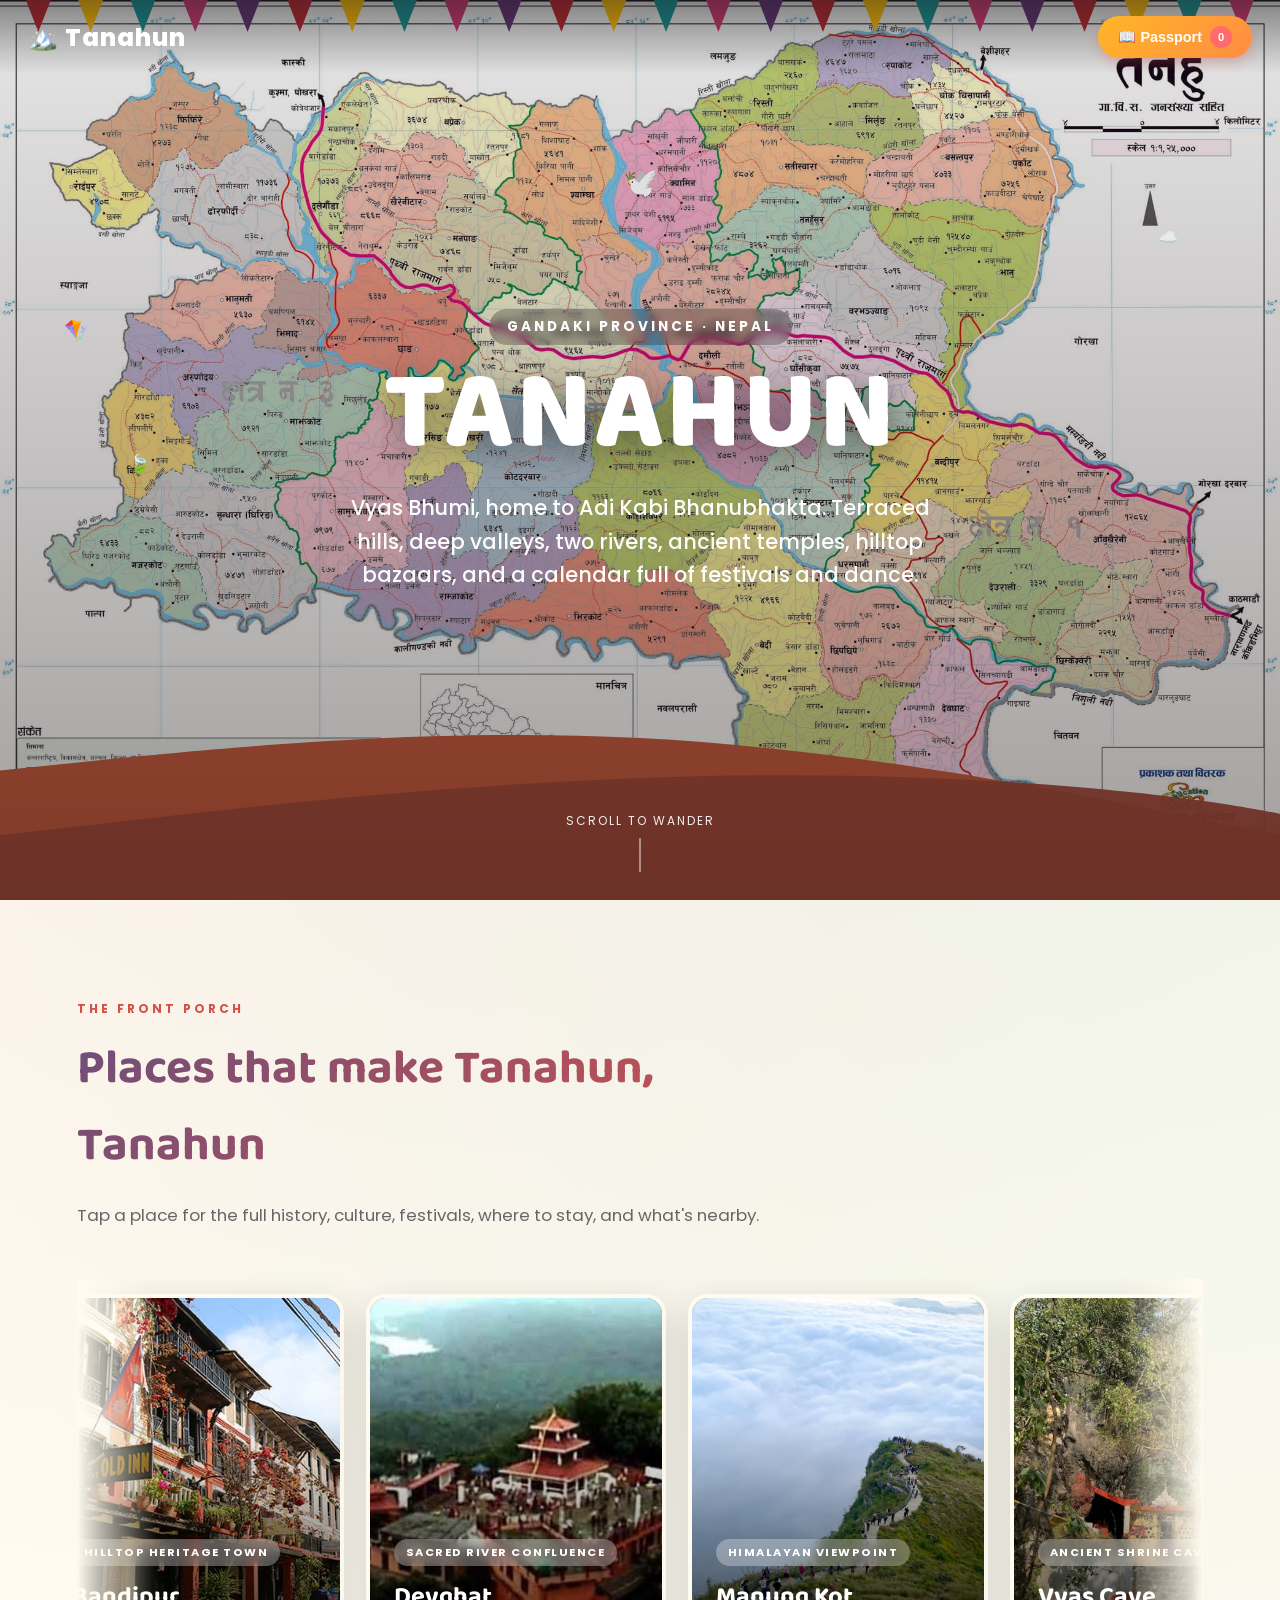
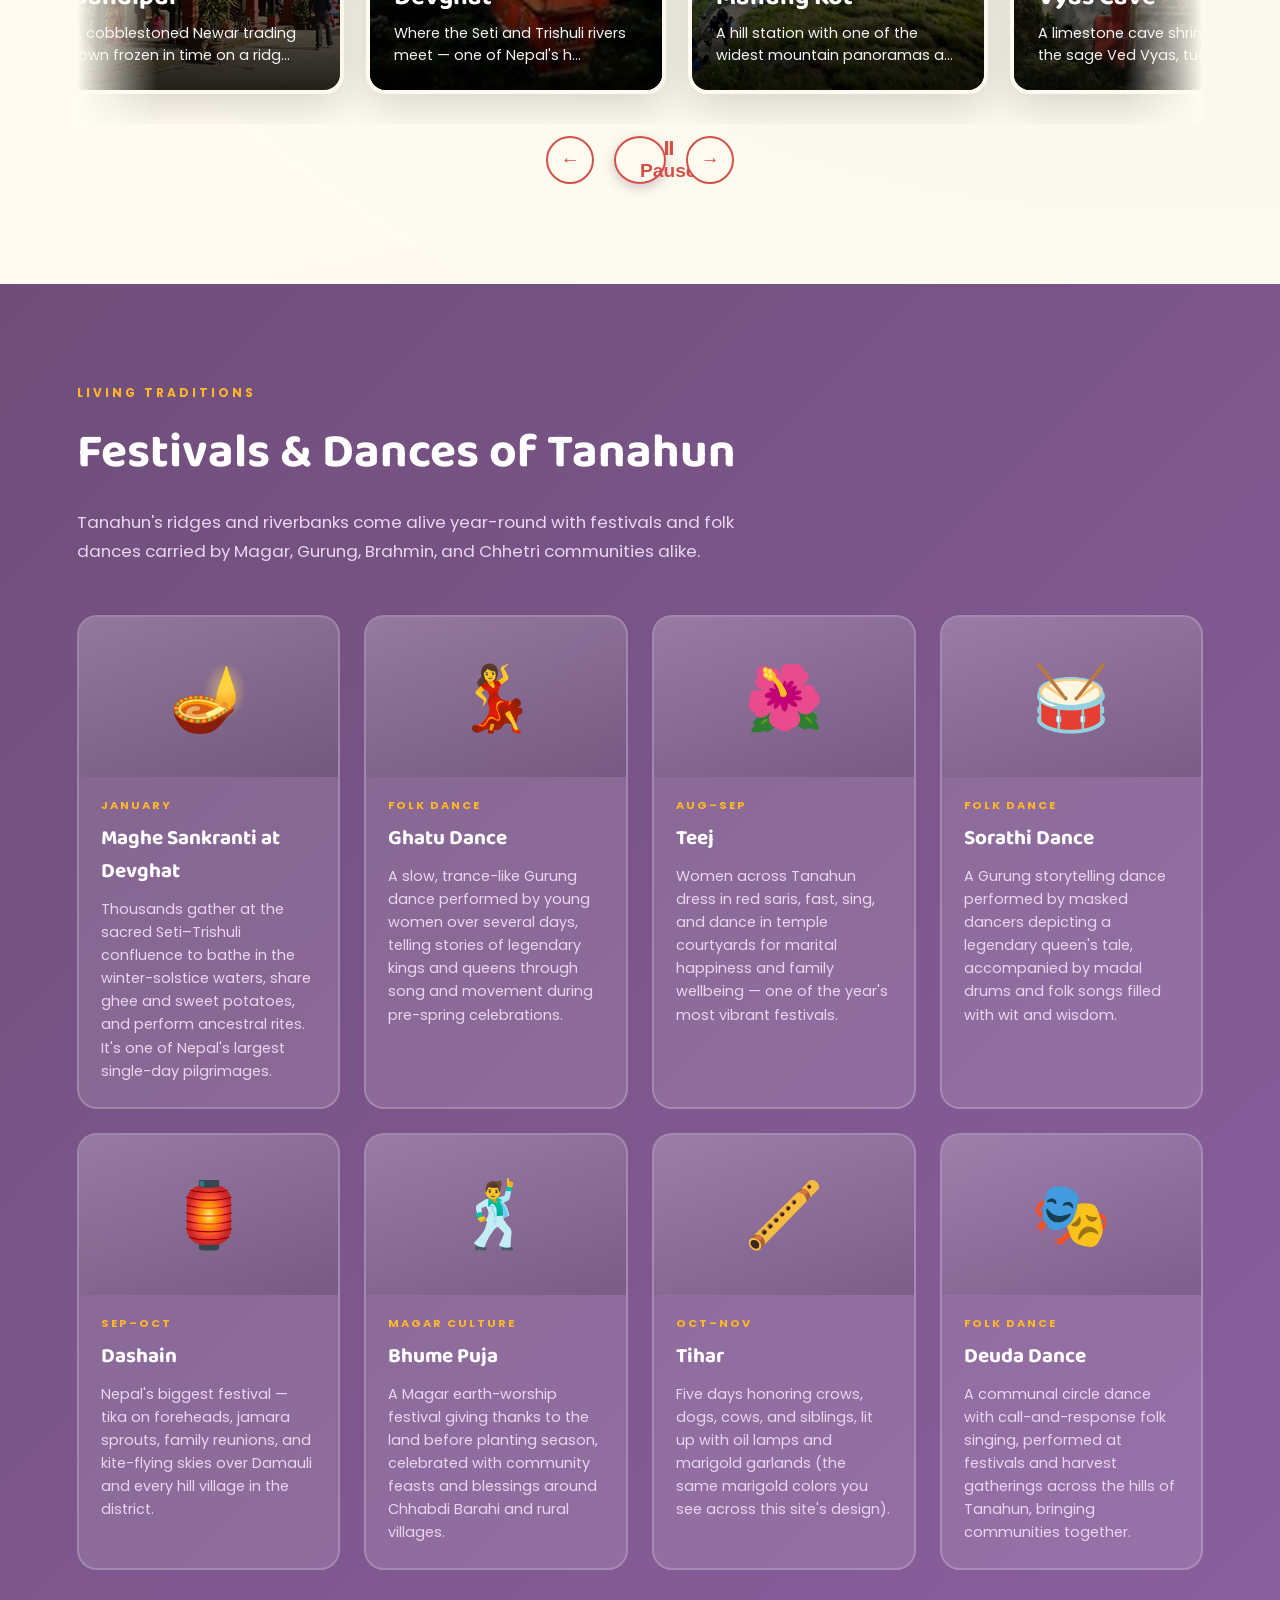
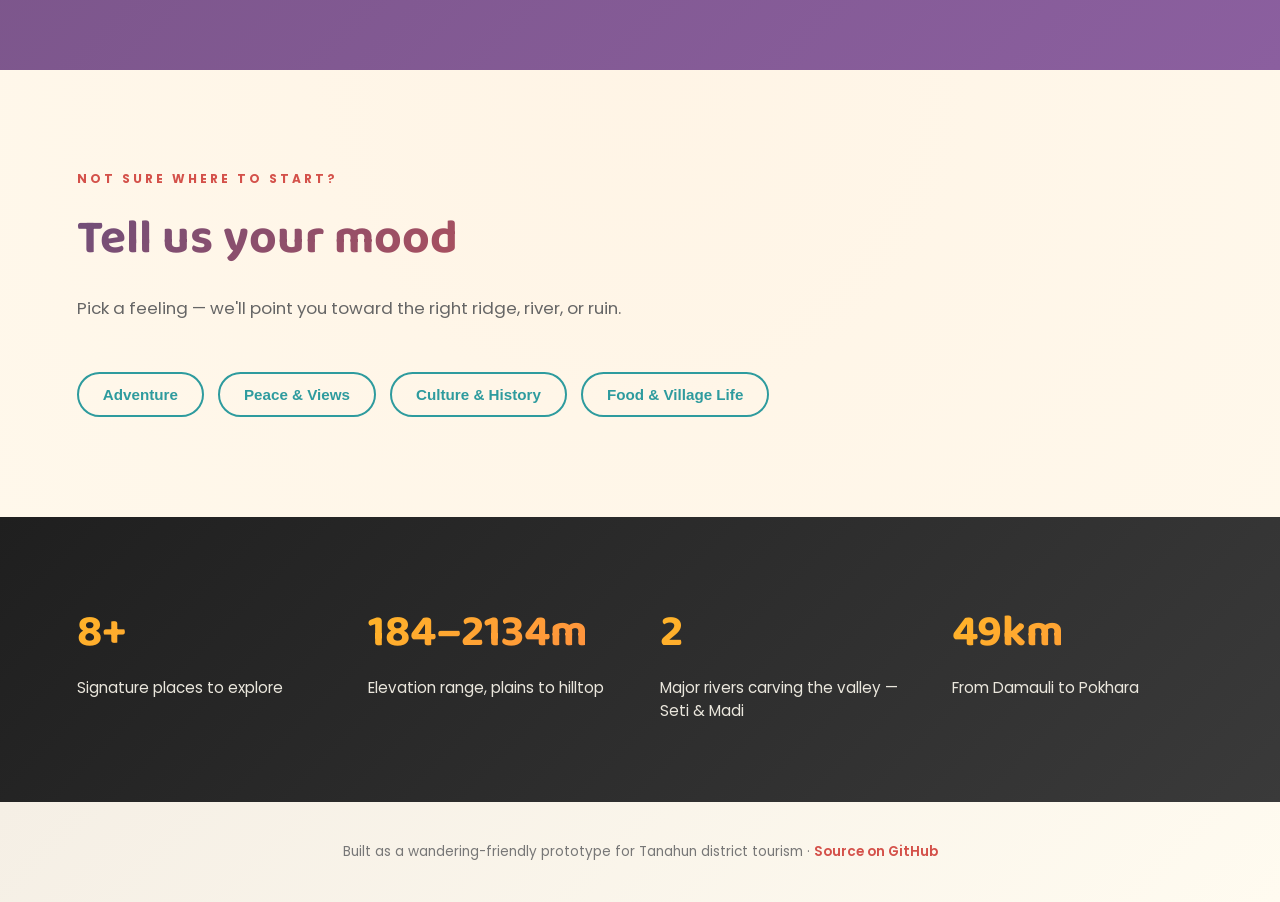
<file: index.html>
<!DOCTYPE html>
<html lang="en">
<head>
  <meta charset="UTF-8">
  <meta name="viewport" content="width=device-width, initial-scale=1.0">
  <meta name="description" content="Explore Tanahun, Nepal — hilltop heritage towns, sacred river confluences, mountain views, festivals, and adventure between the Seti and Madi rivers in Gandaki[...]
  <meta name="theme-color" content="#D4514A">
  <meta name="author" content="Tanahun Tourism">
  
  <!-- Open Graph / Social Sharing -->
  <meta property="og:type" content="website">
  <meta property="og:url" content="https://tanahun-explore.local/">
  <meta property="og:title" content="Tanahun - Wander the Hills Between the Rivers">
  <meta property="og:description" content="Discover heritage, culture, festivals, and adventure in Tanahun, Gandaki Province, Nepal.">
  <meta property="og:image" content="https://via.placeholder.com/1200x630?text=Tanahun+District">
  
  <!-- Twitter Card -->
  <meta name="twitter:card" content="summary_large_image">
  <meta name="twitter:title" content="Tanahun - Wander the Hills Between the Rivers">
  <meta name="twitter:description" content="Explore heritage sites, festivals, and natural beauty in Tanahun, Nepal.">
  <meta name="twitter:image" content="https://via.placeholder.com/1200x630?text=Tanahun+District">
  
  <!-- Favicon -->
  <link rel="icon" type="image/svg+xml" href="data:image/svg+xml,<svg xmlns='http://www.w3.org/2000/svg' viewBox='0 0 100 100'><text y='75' font-size='75' fill='%23D4514A'>🏔️</text></svg>">
  
  <!-- Preconnect to fonts -->
  <link rel="preconnect" href="https://fonts.googleapis.com">
  <link rel="preconnect" href="https://fonts.gstatic.com" crossorigin>
  <link href="https://fonts.googleapis.com/css2?family=Baloo+2:wght@500;600;700;800&family=Poppins:wght@400;500;600;700;800&family=Caveat:wght@700&display=swap" rel="stylesheet">
  
  <!-- Styles -->
  <link rel="stylesheet" href="styles.css">
  
  <title>Tanahun - Wander the Hills Between the Rivers</title>
</head>

<body>

<!-- Navigation Bar -->
<div class="topbar" id="topbar" role="navigation" aria-label="Main navigation">
  <div class="logo">
    <span aria-label="Tanahun">🏔️ Tanahun</span>
  </div>
  <button class="passport-btn" id="openPassport" aria-label="Open Tanahun Passport (View visited places)">
    📖 Passport <span class="passport-count" id="passportCount" aria-live="polite">0</span>
  </button>
</div>

<!-- Hero Section -->
<section class="hero" aria-label="Hero section">
  <div class="hero-bg" style="background-image: url('images/tanhmap.jpg'); background-size: cover; background-position: center; background-repeat: no-repeat;"></div>
  <div class="bunting" id="bunting" aria-hidden="true"></div>
  
  <!-- Floating elements with pigeon instead of eagle -->
  <div class="drift" style="top:18%; font-size:28px; animation-duration:12s;">🕊️</div>
  <div class="drift" style="top:35%; left:5%; font-size:20px; animation-duration:16s; animation-delay:2s;">🪁</div>
  <div class="drift" style="top:50%; left:10%; font-size:18px; animation-duration:18s; animation-delay:4s;">🍃</div>
  <div class="drift" style="top:25%; right:8%; font-size:16px; animation-duration:14s; animation-delay:1s;">☁️</div>
  
  <svg class="hills" viewBox="0 0 1440 320" preserveAspectRatio="none" style="height:36vh;" aria-hidden="true">
    <path fill="#C85C3E" d="M0,192L120,181.3C240,171,480,149,720,160C960,171,1200,213,1320,234.7L1440,256L1440,320L0,320Z"></path>
    <path fill="#A54A3A" d="M0,256L160,240C320,224,640,192,960,197.3C1280,203,1440,235,1440,235L1440,320L0,320Z" opacity="0.95"></path>
  </svg>
  
  <div class="hero-overlay"></div>
  
  <div class="hero-content">
    <div class="eyebrow">Gandaki Province · Nepal</div>
    <h1>TANAHUN</h1>
    <p class="tagline">Vyas Bhumi, home to Adi Kabi Bhanubhakta. Terraced hills, deep valleys, two rivers, ancient temples, hilltop bazaars, and a calendar full of festivals and dance.</p>
  </div>
  
  <div class="scroll-cue" aria-label="Scroll down to explore">
    <span>Scroll to wander</span>
    <div class="line"></div>
  </div>
</section>

<!-- Places Carousel Section -->
<section class="section" id="places" aria-label="Featured Places">
  <div class="section-head">
    <div class="kicker">The Front Porch</div>
    <h2>Places that make Tanahun, Tanahun</h2>
    <p>Tap a place for the full history, culture, festivals, where to stay, and what's nearby.</p>
  </div>
  
  <div class="carousel-wrap" id="carouselWrap" role="region" aria-label="Place carousel">
    <div class="carousel-track" id="carousel" role="list"></div>
  </div>
  
  <div class="carousel-controls">
    <button id="prevBtn" aria-label="Previous place">←</button>
    <button class="play-pill" id="playPause" aria-label="Toggle carousel autoplay">⏸ Pause</button>
    <button id="nextBtn" aria-label="Next place">→</button>
  </div>
</section>

<!-- Culture & Festivals Section -->
<section class="culture-band" aria-label="Festivals and Dances">
  <div class="section-head">
    <div class="kicker">Living Traditions</div>
    <h2>Festivals &amp; Dances of Tanahun</h2>
    <p>Tanahun's ridges and riverbanks come alive year-round with festivals and folk dances carried by Magar, Gurung, Brahmin, and Chhetri communities alike.</p>
  </div>
  <div class="culture-grid" id="cultureGrid" role="list"></div>
</section>

<!-- Mood Filter Section -->
<section class="section" id="mood" aria-label="Find places by mood">
  <div class="section-head">
    <div class="kicker">Not Sure Where to Start?</div>
    <h2>Tell us your mood</h2>
    <p>Pick a feeling — we'll point you toward the right ridge, river, or ruin.</p>
  </div>
  <div class="mood-row" id="moodRow" role="group" aria-label="Mood selection"></div>
  <div id="moodResult" role="region" aria-live="polite" aria-label="Mood results"></div>
</section>

<!-- Info Strip -->
<div class="info-strip" aria-label="Tanahun statistics">
  <div class="stat">
    <h3>8+</h3>
    <p>Signature places to explore</p>
  </div>
  <div class="stat">
    <h3>184–2134m</h3>
    <p>Elevation range, plains to hilltop</p>
  </div>
  <div class="stat">
    <h3>2</h3>
    <p>Major rivers carving the valley — Seti &amp; Madi</p>
  </div>
  <div class="stat">
    <h3>49km</h3>
    <p>From Damauli to Pokhara</p>
  </div>
</div>

<!-- Footer -->
<footer>
  Built as a wandering-friendly prototype for Tanahun district tourism · 
  <a href="#" title="View on GitHub">Source on GitHub</a>
</footer>

<!-- Modal / Place Detail -->
<div class="modal-backdrop" id="modalBackdrop" role="presentation">
  <div class="modal" id="modalContent" role="dialog" aria-modal="true" aria-labelledby="modalTitle"></div>
</div>

<!-- Passport Modal -->
<div class="passport-backdrop" id="passportBackdrop" role="presentation">
  <div class="passport-book" role="dialog" aria-modal="true" aria-labelledby="passportTitle">
    <button class="modal-close" id="closePassport" aria-label="Close passport">✕</button>
    <div class="passport-title">
      <span class="mark" aria-hidden="true">🛂</span>
      <h2 id="passportTitle">Tanahun Passport</h2>
    </div>
    <div class="passport-sub" id="passportSub">Visit places (in the app) to collect their stamp.</div>
    <div class="passport-progress" aria-label="Progress">
      <div class="passport-progress-fill" id="progressFill" role="progressbar" aria-valuemin="0" aria-valuemax="100" aria-valuenow="0"></div>
    </div>
    <div class="stamp-grid" id="stampGrid" role="list"></div>
    <div class="passport-empty-note" id="passportNote">No stamps yet — open a place and tap "Stamp my passport".</div>
  </div>
</div>

<!-- Scripts -->
<script src="data.js"></script>
<script src="script.js"></script>

<!-- Structured Data (JSON-LD) -->
<script type="application/ld+json">
{
  "@context": "https://schema.org",
  "@type": "TouristDestination",
  "name": "Tanahun District",
  "description": "Explore heritage, culture, festivals, and adventure in Tanahun, Gandaki Province, Nepal.",
  "address": {
    "@type": "PostalAddress",
    "addressCountry": "NP",
    "addressRegion": "Gandaki Province",
    "addressLocality": "Tanahun"
  },
  "geo": {
    "@type": "GeoShape",
    "box": "27.97 84.27 28.25 85.04"
  },
  "url": "https://tanahun-explore.local/",
  "image": "https://via.placeholder.com/1200x630?text=Tanahun+District"
}
</script>

</body>
</html>
</file>
<file: styles.css>
:root {
  /* Enhanced, vibrant color palette */
  --saffron: #FF8C42;        /* Warm orange */
  --marigold: #FFB627;       /* Bright gold */
  --maroon: #D4514A;         /* Vibrant red */
  --magenta: #E85D75;        /* Pink-red */
  --teal: #2E9B9E;           /* Teal blue */
  --purple: #6F4E7A;         /* Rich purple */
  --cream: #FFFBF0;          /* Warm white */
  --ink: #1F1F1F;            /* Dark charcoal */
  --stamp: #D4514A;          /* Match maroon */
  --coral: #FF6B6B;          /* Coral accent */
  --sage: #6B8E7F;           /* Sage green */
}

* {
  box-sizing: border-box;
}

html {
  scroll-behavior: smooth;
}

body {
  margin: 0;
  font-family: 'Poppins', sans-serif;
  background: var(--cream);
  color: var(--ink);
  overflow-x: hidden;
}

h1, h2, h3, .display {
  font-family: 'Baloo 2', sans-serif;
  font-weight: 700;
}

/* Bunting texture backdrop */
body {
  background-image:
    radial-gradient(circle at 10% 5%, rgba(232, 93, 117, 0.08), transparent 35%),
    radial-gradient(circle at 90% 15%, rgba(46, 155, 158, 0.08), transparent 40%),
    radial-gradient(circle at 50% 80%, rgba(255, 140, 66, 0.06), transparent 45%);
}

/* Respect user motion preferences */
@media (prefers-reduced-motion: reduce) {
  * {
    animation-duration: 0.01ms !important;
    animation-iteration-count: 1 !important;
    transition-duration: 0.01ms !important;
  }
}

/* ---------- NAV ---------- */
.topbar {
  position: fixed;
  top: 0;
  left: 0;
  right: 0;
  z-index: 50;
  display: flex;
  align-items: center;
  justify-content: space-between;
  padding: 16px 28px;
  background: linear-gradient(to bottom, rgba(31, 31, 31, 0.5), transparent);
  transition: background 0.3s;
}

.topbar.solid {
  background: var(--cream);
  box-shadow: 0 4px 16px rgba(0, 0, 0, 0.12);
}

.logo {
  font-weight: 800;
  font-size: 1.5rem;
  color: #fff;
  letter-spacing: 1px;
  display: flex;
  align-items: center;
  gap: 10px;
}

.topbar.solid .logo {
  color: var(--maroon);
}

.passport-btn {
  display: flex;
  align-items: center;
  gap: 8px;
  background: linear-gradient(135deg, var(--marigold), var(--saffron));
  color: #fff;
  border: none;
  padding: 10px 20px;
  border-radius: 999px;
  font-weight: 700;
  font-size: 0.9rem;
  cursor: pointer;
  box-shadow: 0 4px 12px rgba(212, 81, 74, 0.3);
  transition: transform 0.15s, box-shadow 0.2s;
}

.passport-btn:hover {
  box-shadow: 0 6px 20px rgba(212, 81, 74, 0.4);
}

.passport-btn:active {
  transform: translateY(2px);
}

.passport-count {
  background: var(--coral);
  color: #fff;
  border-radius: 50%;
  width: 22px;
  height: 22px;
  display: flex;
  align-items: center;
  justify-content: center;
  font-size: 0.7rem;
  font-weight: 700;
}

/* ---------- HERO ---------- */
.hero {
  position: relative;
  height: 100vh;
  min-height: 640px;
  display: flex;
  flex-direction: column;
  align-items: center;
  justify-content: center;
  text-align: center;
  color: #fff;
  overflow: hidden;
}

.hero-bg {
  position: absolute;
  inset: 0;
  z-index: 0;
  background: linear-gradient(135deg, #6F4E7A 0%, #E85D75 30%, #FF8C42 60%, #FFB627 100%);
}

.hero-bg::after {
  content: "";
  position: absolute;
  inset: 0;
  background-image: radial-gradient(circle, rgba(255, 255, 255, 0.12) 2px, transparent 2.5px);
  background-size: 50px 50px;
  opacity: 0.4;
}

.bunting {
  position: absolute;
  top: 0;
  left: 0;
  width: 100%;
  z-index: 2;
  display: flex;
  justify-content: space-evenly;
}

.bunting .flag {
  width: 28px;
  height: 36px;
  margin-top: -4px;
  clip-path: polygon(0 0, 100% 0, 50% 100%);
}

.hills {
  position: absolute;
  bottom: 0;
  left: 0;
  width: 100%;
  z-index: 1;
}

.hero-overlay {
  position: absolute;
  inset: 0;
  background: linear-gradient(180deg, rgba(20, 10, 10, 0.1) 0%, rgba(20, 10, 10, 0.4) 100%);
  z-index: 1;
}

.hero-content {
  position: relative;
  z-index: 3;
  padding: 0 20px;
}

.eyebrow {
  font-size: 0.85rem;
  letter-spacing: 3px;
  text-transform: uppercase;
  opacity: 0.98;
  margin-bottom: 16px;
  font-weight: 700;
  background: rgba(0, 0, 0, 0.25);
  display: inline-block;
  padding: 8px 18px;
  border-radius: 999px;
  backdrop-filter: blur(4px);
}

.hero h1 {
  font-size: clamp(3.2rem, 10vw, 7rem);
  margin: 0;
  line-height: 0.95;
  font-weight: 800;
  text-shadow: 0 8px 32px rgba(0, 0, 0, 0.4);
  letter-spacing: 2px;
}

.hero p.tagline {
  font-size: clamp(1rem, 2vw, 1.3rem);
  max-width: 600px;
  margin: 24px auto 0;
  font-weight: 500;
  opacity: 0.98;
  line-height: 1.6;
}

.scroll-cue {
  position: absolute;
  bottom: 28px;
  left: 50%;
  transform: translateX(-50%);
  z-index: 3;
  color: #fff;
  font-size: 0.75rem;
  letter-spacing: 2px;
  text-transform: uppercase;
  display: flex;
  flex-direction: column;
  align-items: center;
  gap: 8px;
  opacity: 0.9;
}

.scroll-cue .line {
  width: 1px;
  height: 34px;
  background: #fff;
  animation: pulse 2s infinite;
}

@keyframes pulse {
  0%, 100% { opacity: 0.3; }
  50% { opacity: 1; }
}

.drift {
  position: fixed;
  z-index: 9;
  opacity: 1;
  animation: driftmove linear infinite;
  will-change: transform;
  pointer-events: none;
}

@keyframes driftmove {
  from {
    transform: translateX(-100px) translateY(0px);
  }
  to {
    transform: translateX(calc(100vw + 100px)) translateY(30px);
  }
}

/* ---------- SECTION HEADERS ---------- */
.section {
  padding: 100px 6vw;
  max-width: 1440px;
  margin: 0 auto;
}

@media (max-width: 768px) {
  .section {
    padding: 70px 6vw;
  }
}

@media (max-width: 480px) {
  .section {
    padding: 50px 4vw;
  }
}

.section-head {
  margin-bottom: 50px;
  max-width: 700px;
}

.section-head .kicker {
  color: var(--maroon);
  font-weight: 700;
  letter-spacing: 3px;
  text-transform: uppercase;
  font-size: 0.75rem;
}

.section-head h2 {
  font-size: clamp(2rem, 4vw, 3rem);
  margin: 12px 0 16px;
  color: var(--purple);
  background: linear-gradient(135deg, var(--purple), var(--maroon));
  -webkit-background-clip: text;
  -webkit-text-fill-color: transparent;
  background-clip: text;
}

.section-head p {
  color: #666;
  line-height: 1.7;
  font-size: 1.05rem;
}

/* ---------- INFINITE CAROUSEL ---------- */
.carousel-wrap {
  position: relative;
  overflow: hidden;
  padding: 15px 0 30px;
}

.carousel-wrap::before,
.carousel-wrap::after {
  content: "";
  position: absolute;
  top: 0;
  bottom: 0;
  width: 80px;
  z-index: 5;
  pointer-events: none;
}

.carousel-wrap::before {
  left: 0;
  background: linear-gradient(90deg, var(--cream), transparent);
}

.carousel-wrap::after {
  right: 0;
  background: linear-gradient(270deg, var(--cream), transparent);
}

@media (max-width: 768px) {
  .carousel-wrap::before,
  .carousel-wrap::after {
    width: 60px;
  }
}

.carousel-track {
  display: flex;
  gap: 22px;
  width: max-content;
}

.place-card {
  flex: 0 0 300px;
  height: 400px;
  position: relative;
  border-radius: 20px;
  overflow: hidden;
  cursor: pointer;
  color: #fff;
  box-shadow: 0 12px 40px rgba(0, 0, 0, 0.15);
  transition: transform 0.3s cubic-bezier(0.2, 0.8, 0.2, 1), box-shadow 0.3s;
  border: 4px solid var(--cream);
}

.place-card:hover {
  transform: translateY(-12px) rotate(-0.5deg);
  box-shadow: 0 24px 60px rgba(0, 0, 0, 0.25);
}

@media (max-width: 480px) {
  .place-card {
    flex: 0 0 280px;
    height: 360px;
  }
}

.place-img {
  position: absolute;
  inset: 0;
}

.place-grad {
  position: absolute;
  inset: 0;
  background: linear-gradient(180deg, transparent 30%, rgba(0, 0, 0, 0.85) 100%);
}

.place-info {
  position: absolute;
  bottom: 0;
  left: 0;
  right: 0;
  padding: 24px;
}

.place-tag {
  display: inline-block;
  background: rgba(255, 255, 255, 0.3);
  backdrop-filter: blur(6px);
  padding: 5px 12px;
  border-radius: 999px;
  font-size: 0.7rem;
  letter-spacing: 1.5px;
  text-transform: uppercase;
  margin-bottom: 10px;
  font-weight: 700;
}

.place-info h3 {
  margin: 0 0 6px;
  font-size: 1.6rem;
}

.place-info p {
  margin: 0;
  font-size: 0.9rem;
  opacity: 0.95;
  line-height: 1.5;
}

.stamped-badge {
  position: absolute;
  top: 14px;
  right: 14px;
  width: 50px;
  height: 50px;
  border-radius: 50%;
  border: 3px dashed var(--stamp);
  color: var(--stamp);
  background: rgba(255, 255, 255, 0.95);
  display: flex;
  align-items: center;
  justify-content: center;
  font-size: 1.8rem;
  font-weight: 700;
  transform: rotate(-15deg);
  opacity: 0;
  transition: opacity 0.3s, transform 0.3s;
  font-family: 'Caveat', cursive;
}

.stamped-badge.show {
  opacity: 1;
  transform: rotate(0deg);
}

.carousel-controls {
  display: flex;
  align-items: center;
  justify-content: center;
  gap: 20px;
  margin-top: 12px;
  flex-wrap: wrap;
}

.carousel-controls button {
  width: 48px;
  height: 48px;
  border-radius: 50%;
  border: 2.5px solid var(--maroon);
  background: var(--cream);
  color: var(--maroon);
  cursor: pointer;
  font-size: 1.2rem;
  transition: all 0.2s;
}

.carousel-controls button:hover {
  background: var(--maroon);
  color: #fff;
  transform: scale(1.1);
}

.carousel-controls button:focus {
  outline: 2px solid var(--maroon);
  outline-offset: 3px;
}

.play-pill {
  border: none;
  background: linear-gradient(135deg, var(--purple), var(--maroon));
  color: #fff;
  padding: 12px 24px;
  border-radius: 999px;
  font-weight: 600;
  font-size: 0.85rem;
  cursor: pointer;
  display: flex;
  align-items: center;
  gap: 8px;
  box-shadow: 0 4px 12px rgba(111, 78, 122, 0.3);
  transition: all 0.2s;
}

.play-pill:hover {
  box-shadow: 0 6px 20px rgba(111, 78, 122, 0.4);
  transform: translateY(-2px);
}

.play-pill:focus {
  outline: 2px solid var(--purple);
  outline-offset: 2px;
}

/* ---------- CULTURE / FESTIVAL SECTION ---------- */
.culture-band {
  background: linear-gradient(135deg, #6F4E7A 0%, #8B5F9F 100%);
  padding: 100px 6vw;
}

@media (max-width: 768px) {
  .culture-band {
    padding: 70px 6vw;
  }
}

.culture-band .section-head h2 {
  color: #fff;
  background: none;
  -webkit-text-fill-color: unset;
}

.culture-band .section-head p {
  color: #E8D5F0;
}

.culture-band .kicker {
  color: var(--marigold);
}

.culture-grid {
  display: grid;
  grid-template-columns: repeat(auto-fit, minmax(260px, 1fr));
  gap: 24px;
}

@media (max-width: 480px) {
  .culture-grid {
    grid-template-columns: 1fr;
  }
}

.culture-card {
  background: rgba(255, 255, 255, 0.12);
  border: 2px solid rgba(255, 255, 255, 0.2);
  border-radius: 20px;
  overflow: hidden;
  color: #fff;
  cursor: pointer;
  transition: transform 0.3s cubic-bezier(0.2, 0.8, 0.2, 1), background 0.25s, border-color 0.25s;
}

.culture-card:hover {
  transform: translateY(-8px);
  background: rgba(255, 255, 255, 0.18);
  border-color: rgba(255, 255, 255, 0.35);
}

.culture-thumb {
  height: 160px;
  display: flex;
  align-items: center;
  justify-content: center;
  font-size: 4rem;
  background: linear-gradient(135deg, rgba(255, 255, 255, 0.08), rgba(0, 0, 0, 0.1));
}

.culture-body {
  padding: 20px 22px 24px;
}

.culture-body .ctag {
  font-size: 0.7rem;
  letter-spacing: 2px;
  text-transform: uppercase;
  color: #FFB627;
  font-weight: 700;
  margin-bottom: 8px;
  display: block;
}

.culture-body h3 {
  margin: 0 0 10px;
  font-size: 1.3rem;
}

.culture-body p {
  margin: 0;
  font-size: 0.9rem;
  line-height: 1.6;
  color: #E8D5F0;
}

/* ---------- MOOD ---------- */
.mood-row {
  display: flex;
  gap: 14px;
  flex-wrap: wrap;
  margin-top: 24px;
}

.mood-chip {
  padding: 12px 24px;
  border-radius: 999px;
  border: 2.5px solid var(--teal);
  background: transparent;
  color: var(--teal);
  cursor: pointer;
  font-weight: 600;
  font-size: 0.95rem;
  transition: all 0.3s;
}

.mood-chip:hover {
  background: var(--teal);
  color: #fff;
  transform: translateY(-2px);
}

.mood-chip.active {
  background: var(--teal);
  color: #fff;
  box-shadow: 0 6px 20px rgba(46, 155, 158, 0.3);
}

.mood-chip:focus {
  outline: 2px solid var(--teal);
  outline-offset: 2px;
}

/* ---------- INFO STRIP ---------- */
.info-strip {
  background: linear-gradient(135deg, #1F1F1F 0%, #3A3A3A 100%);
  color: var(--cream);
  padding: 80px 6vw;
  display: grid;
  grid-template-columns: repeat(auto-fit, minmax(220px, 1fr));
  gap: 40px;
}

@media (max-width: 800px) {
  .info-strip {
    grid-template-columns: repeat(2, 1fr);
    gap: 30px;
  }
}

@media (max-width: 480px) {
  .info-strip {
    grid-template-columns: 1fr;
    padding: 60px 6vw;
  }
}

.info-strip .stat h3 {
  font-size: 2.8rem;
  margin: 0 0 8px;
  color: var(--marigold);
  background: linear-gradient(135deg, var(--marigold), var(--saffron));
  -webkit-background-clip: text;
  -webkit-text-fill-color: transparent;
  background-clip: text;
}

.info-strip .stat p {
  margin: 0;
  font-size: 0.95rem;
  opacity: 0.9;
}

/* ---------- FOOTER ---------- */
footer {
  text-align: center;
  padding: 40px;
  color: #777;
  font-size: 0.85rem;
  background: linear-gradient(135deg, #F5EFE5 0%, #FFFBF0 100%);
}

footer a {
  color: var(--maroon);
  text-decoration: none;
  font-weight: 600;
  transition: opacity 0.2s;
}

footer a:hover {
  opacity: 0.8;
  text-decoration: underline;
}

/* ---------- MODAL / FULL DETAIL ---------- */
.modal-backdrop {
  position: fixed;
  inset: 0;
  background: rgba(0, 0, 0, 0.5);
  z-index: 100;
  display: none;
  align-items: flex-start;
  justify-content: center;
  backdrop-filter: blur(4px);
  overflow-y: auto;
  padding: 40px 20px 0;
}

.modal-backdrop.open {
  display: flex;
}

.modal {
  background: var(--cream);
  width: 100%;
  max-width: 920px;
  border-radius: 28px;
  position: relative;
  margin-bottom: 40px;
  box-shadow: 0 30px 80px rgba(0, 0, 0, 0.2);
  opacity: 0;
  transform: translateY(40px);
  transition: all 0.4s cubic-bezier(0.2, 0.8, 0.25, 1);
}

.modal-backdrop.open .modal {
  opacity: 1;
  transform: translateY(0);
}

.modal-hero {
  height: 280px;
  position: relative;
  border-radius: 28px 28px 0 0;
  overflow: hidden;
}

.modal-hero .place-grad {
  background: linear-gradient(180deg, transparent 20%, rgba(0, 0, 0, 0.8) 100%);
}

.modal-close {
  position: absolute;
  top: 18px;
  right: 18px;
  width: 44px;
  height: 44px;
  border-radius: 50%;
  background: rgba(0, 0, 0, 0.5);
  color: #fff;
  border: none;
  font-size: 1.3rem;
  cursor: pointer;
  z-index: 3;
  transition: background 0.2s, transform 0.2s;
}

.modal-close:hover {
  background: rgba(0, 0, 0, 0.7);
  transform: scale(1.1);
}

.modal-close:focus {
  outline: 2px solid #fff;
  outline-offset: 2px;
}

.modal-hero-info {
  position: absolute;
  bottom: 20px;
  left: 30px;
  color: #fff;
  z-index: 2;
}

.modal-hero-info .place-tag {
  margin-bottom: 8px;
}

.modal-hero-info h2 {
  margin: 0;
  font-size: 2.3rem;
}

.modal-body {
  padding: 36px 40px 40px;
}

@media (max-width: 640px) {
  .modal-body {
    padding: 24px 20px 32px;
  }
}

.detail-nav {
  display: flex;
  gap: 10px;
  flex-wrap: wrap;
  margin-bottom: 28px;
  border-bottom: 2.5px solid #E8D5F0;
  padding-bottom: 16px;
}

.detail-nav button {
  border: none;
  background: #F0E8E0;
  color: var(--ink);
  padding: 10px 18px;
  border-radius: 999px;
  font-weight: 600;
  font-size: 0.85rem;
  cursor: pointer;
  transition: all 0.2s;
}

.detail-nav button:hover {
  background: #E8D5F0;
}

.detail-nav button.active {
  background: linear-gradient(135deg, var(--maroon), var(--coral));
  color: #fff;
}

.detail-nav button:focus {
  outline: 2px solid var(--maroon);
  outline-offset: 2px;
}

.detail-panel {
  display: none;
  animation: fadein 0.3s;
}

.detail-panel.active {
  display: block;
}

@keyframes fadein {
  from { opacity: 0; }
  to { opacity: 1; }
}

.modal-desc {
  line-height: 1.8;
  color: #333;
  margin-bottom: 24px;
  font-size: 1.05rem;
}

.info-row {
  display: flex;
  gap: 14px;
  margin-bottom: 14px;
  align-items: flex-start;
}

.info-row .ic {
  font-size: 1.3rem;
}

.info-row .lbl {
  font-weight: 700;
  color: var(--maroon);
  min-width: 120px;
  font-size: 0.9rem;
}

.info-row .val {
  font-size: 0.95rem;
  color: #555;
  line-height: 1.6;
}

.modal-grid {
  display: grid;
  grid-template-columns: 1fr 1fr;
  gap: 30px;
}

@media (max-width: 640px) {
  .modal-grid {
    grid-template-columns: 1fr;
  }
}

.modal-block h4 {
  color: var(--purple);
  margin: 0 0 16px;
  font-size: 1.1rem;
  display: flex;
  align-items: center;
  gap: 10px;
}

.mini-list {
  list-style: none;
  padding: 0;
  margin: 0;
  display: flex;
  flex-direction: column;
  gap: 12px;
}

.mini-list li {
  background: #F8F4EF;
  border: 1.5px solid #E8D5F0;
  border-radius: 12px;
  padding: 12px 16px;
  font-size: 0.9rem;
  display: flex;
  justify-content: space-between;
  align-items: center;
  gap: 12px;
  flex-wrap: wrap;
}

.mini-list .name {
  font-weight: 600;
  color: var(--ink);
}

.mini-list .meta {
  color: #999;
  font-size: 0.8rem;
}

.chip-row {
  display: flex;
  flex-wrap: wrap;
  gap: 10px;
}

.chip {
  background: linear-gradient(135deg, var(--teal), #3DBCC3);
  color: #fff;
  padding: 8px 16px;
  border-radius: 999px;
  font-size: 0.85rem;
  font-weight: 600;
}

.chip.fest {
  background: linear-gradient(135deg, var(--magenta), #F56B8A);
}

.stamp-cta {
  margin-top: 32px;
  width: 100%;
  padding: 16px;
  border-radius: 16px;
  border: none;
  cursor: pointer;
  background: linear-gradient(135deg, var(--purple), var(--maroon));
  color: #fff;
  font-weight: 700;
  font-size: 1.05rem;
  display: flex;
  align-items: center;
  justify-content: center;
  gap: 10px;
  transition: all 0.2s;
  box-shadow: 0 6px 20px rgba(111, 78, 122, 0.3);
}

.stamp-cta:hover {
  box-shadow: 0 8px 28px rgba(111, 78, 122, 0.4);
  transform: translateY(-2px);
}

.stamp-cta:active {
  transform: scale(0.98);
}

.stamp-cta:focus {
  outline: 2px solid var(--purple);
  outline-offset: 2px;
}

.stamp-cta.done {
  background: linear-gradient(135deg, var(--marigold), var(--saffron));
  color: #fff;
}

/* ---------- PASSPORT ---------- */
.passport-backdrop {
  position: fixed;
  inset: 0;
  background: rgba(0, 0, 0, 0.5);
  z-index: 110;
  display: none;
  align-items: center;
  justify-content: center;
  backdrop-filter: blur(4px);
}

.passport-backdrop.open {
  display: flex;
}

.passport-book {
  width: min(500px, 90vw);
  max-height: 85vh;
  overflow-y: auto;
  background: linear-gradient(135deg, #FBF4E8 0%, #FFFBF0 100%);
  border-radius: 20px;
  box-shadow: 0 30px 80px rgba(0, 0, 0, 0.2);
  position: relative;
  padding: 36px;
  border: 8px solid var(--maroon);
  background-image: repeating-linear-gradient(0deg, transparent, transparent 35px, rgba(212, 81, 74, 0.04) 36px);
}

.passport-book .modal-close {
  background: var(--maroon);
  color: #fff;
}

.passport-title {
  text-align: center;
  margin-bottom: 8px;
}

.passport-title .mark {
  font-size: 2.8rem;
  display: block;
  margin-bottom: 8px;
}

.passport-title h2 {
  margin: 0;
  color: var(--maroon);
  font-size: 1.8rem;
}

.passport-sub {
  text-align: center;
  color: #888;
  font-size: 0.9rem;
  margin-bottom: 26px;
}

.passport-progress {
  height: 10px;
  background: #E8D5F0;
  border-radius: 999px;
  overflow: hidden;
  margin-bottom: 32px;
}

.passport-progress-fill {
  height: 100%;
  background: linear-gradient(90deg, var(--maroon), var(--coral));
  width: 0%;
  transition: width 0.6s cubic-bezier(0.2, 0.8, 0.2, 1);
}

.stamp-grid {
  display: grid;
  grid-template-columns: repeat(3, 1fr);
  gap: 18px;
}

@media (max-width: 480px) {
  .stamp-grid {
    grid-template-columns: repeat(2, 1fr);
  }
}

.stamp-slot {
  aspect-ratio: 1;
  border-radius: 50%;
  border: 3px dashed #D4C4B0;
  display: flex;
  align-items: center;
  justify-content: center;
  flex-direction: column;
  text-align: center;
  padding: 8px;
  font-size: 0.75rem;
  color: #B8A48A;
  position: relative;
  transition: all 0.3s;
}

.stamp-slot.filled {
  border-style: solid;
  border-color: var(--maroon);
  color: var(--maroon);
  transform: rotate(-8deg);
  font-family: 'Caveat', cursive;
  font-weight: 700;
  font-size: 1.8rem;
  background: linear-gradient(135deg, rgba(212, 81, 74, 0.1), rgba(232, 93, 117, 0.1));
}

.stamp-slot.filled:nth-child(2n) {
  transform: rotate(8deg);
}

.stamp-slot .sname {
  font-size: 0.85rem;
  margin-top: 4px;
  font-weight: 500;
}

.passport-empty-note {
  text-align: center;
  color: #999;
  font-size: 0.9rem;
  margin-top: 28px;
  font-style: italic;
}
</file>
